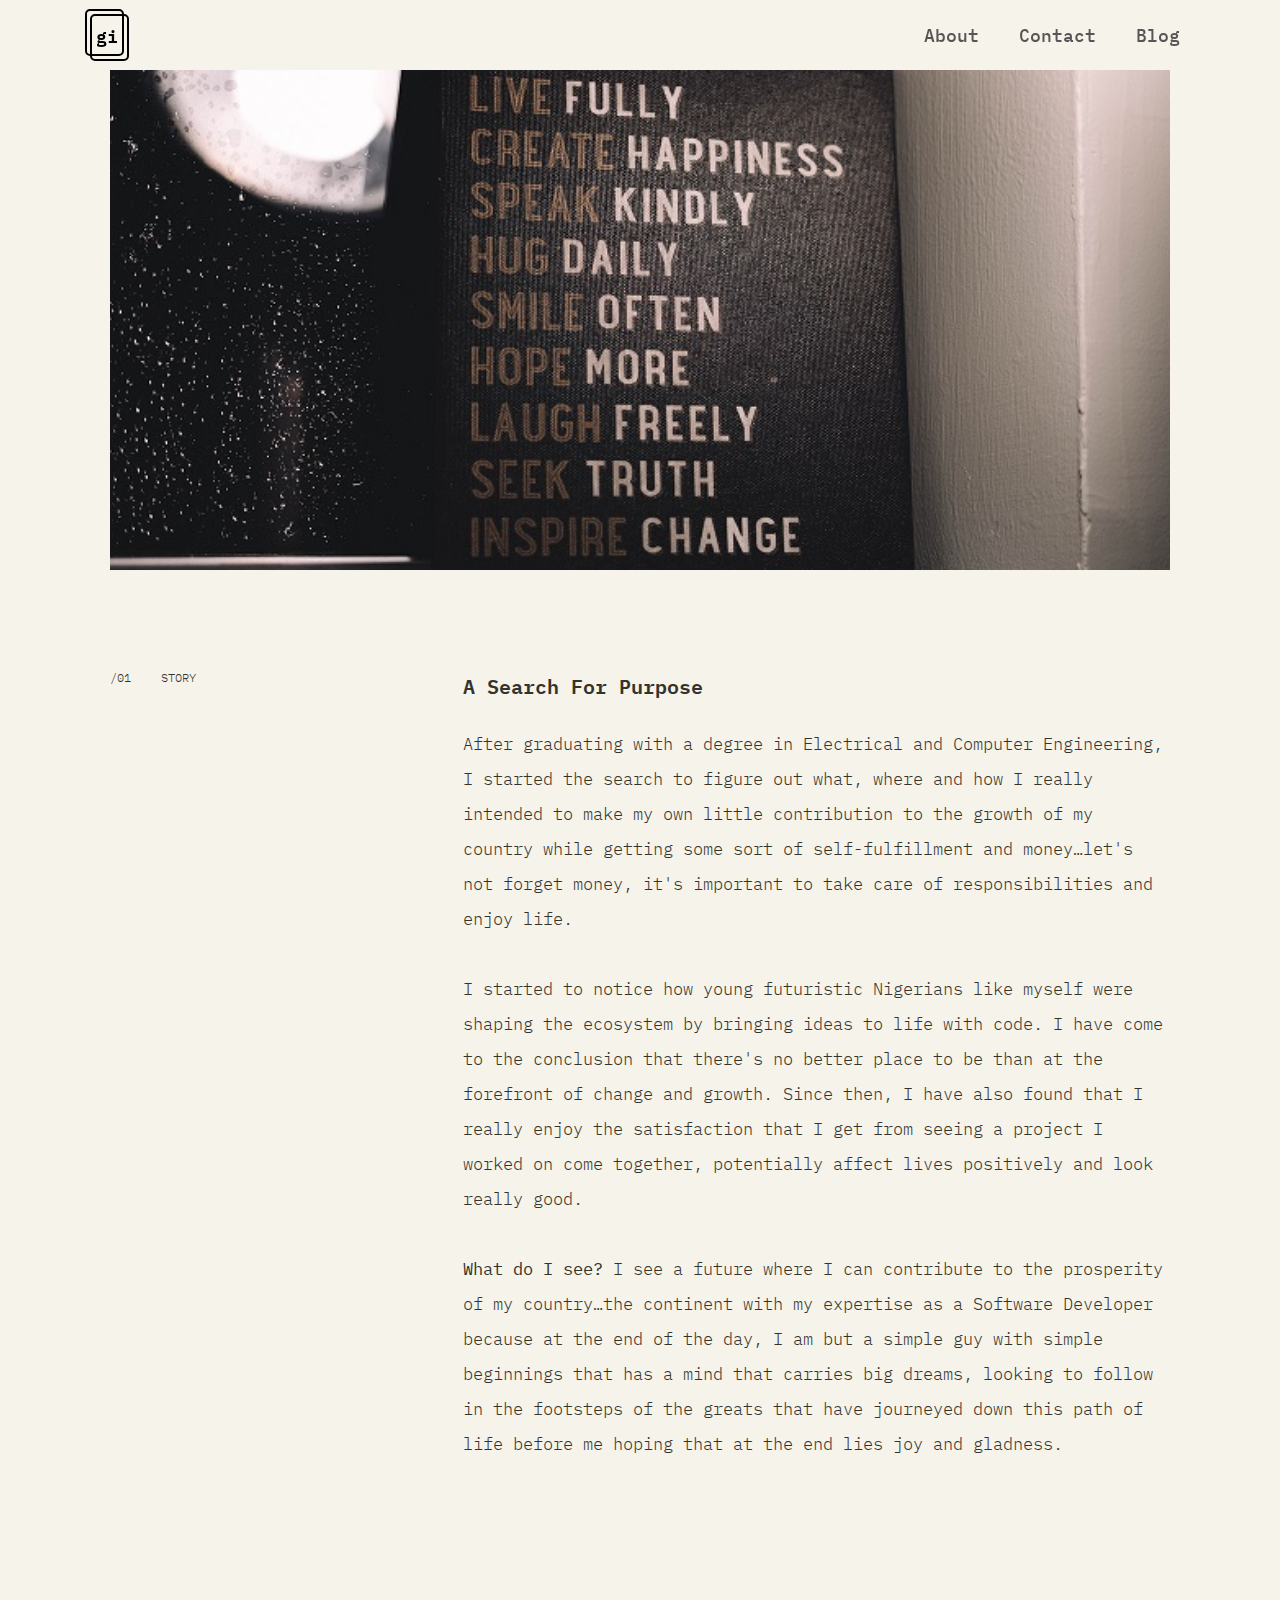
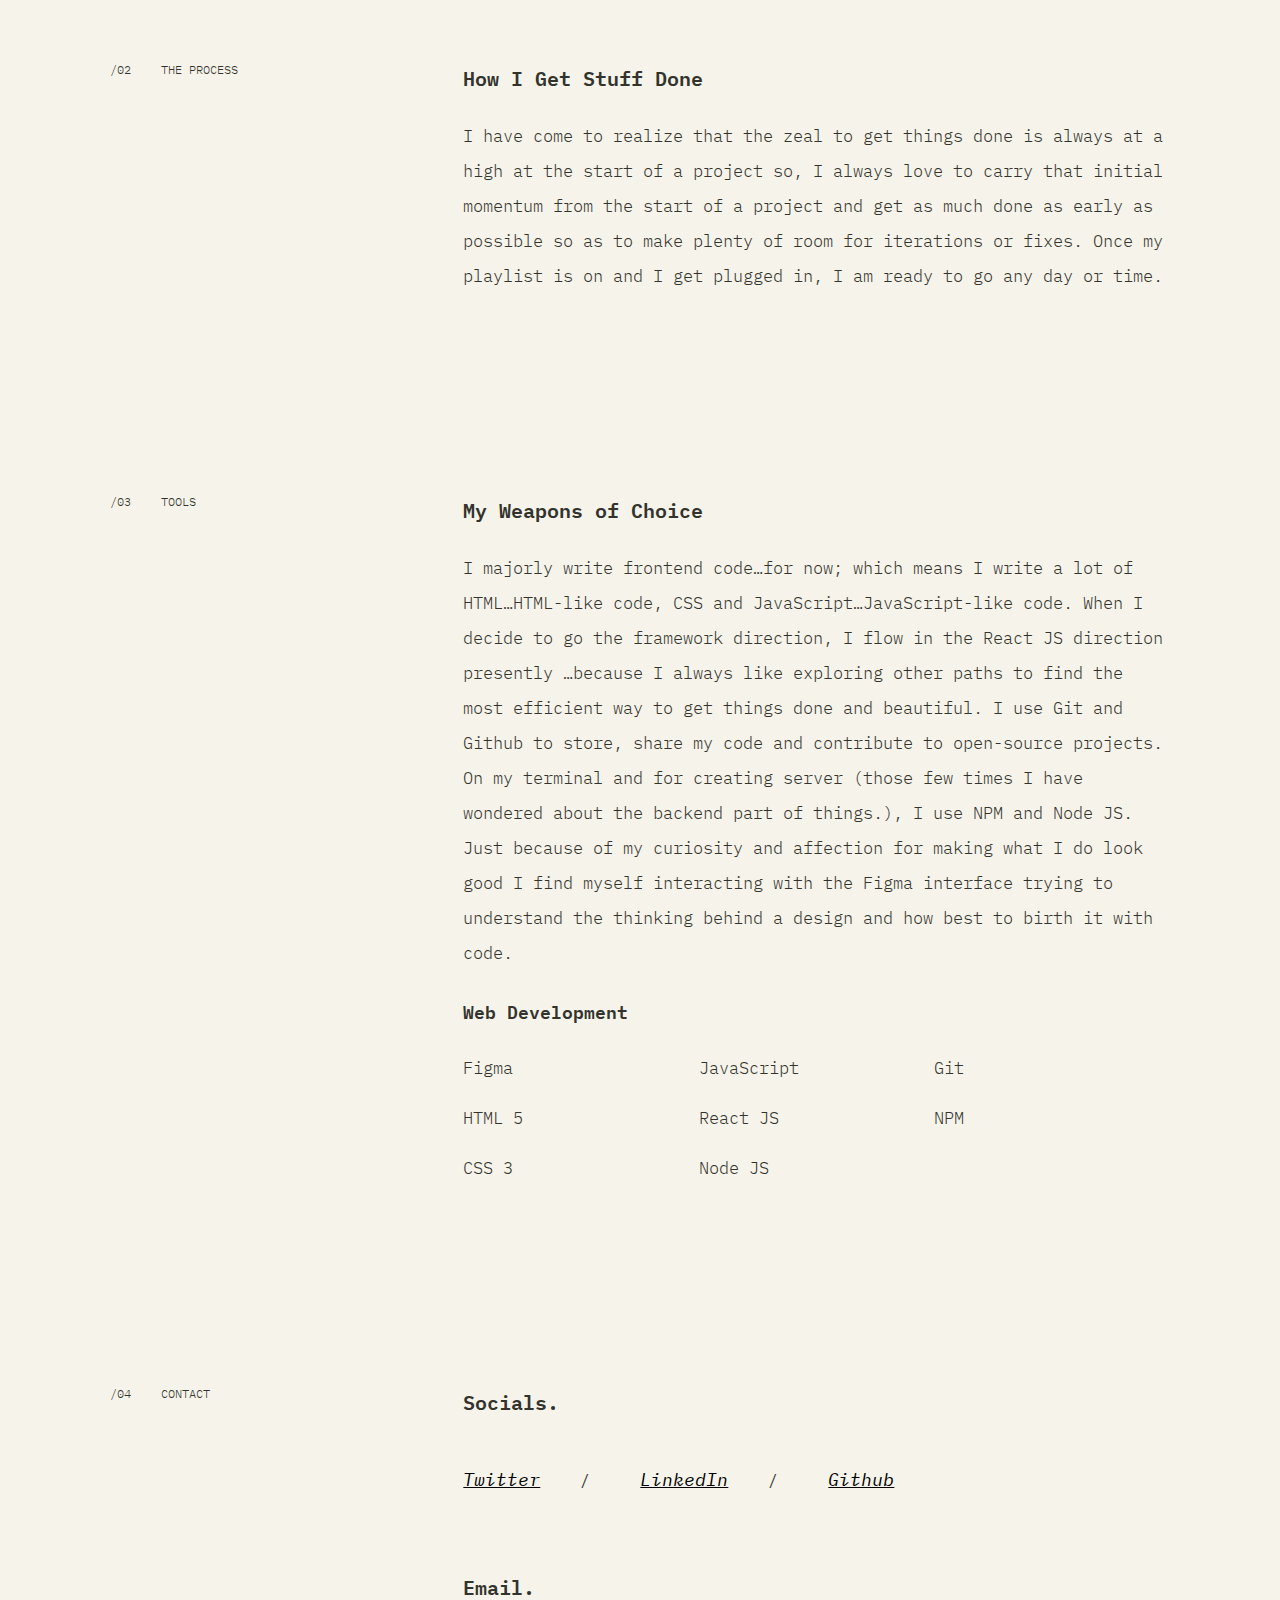
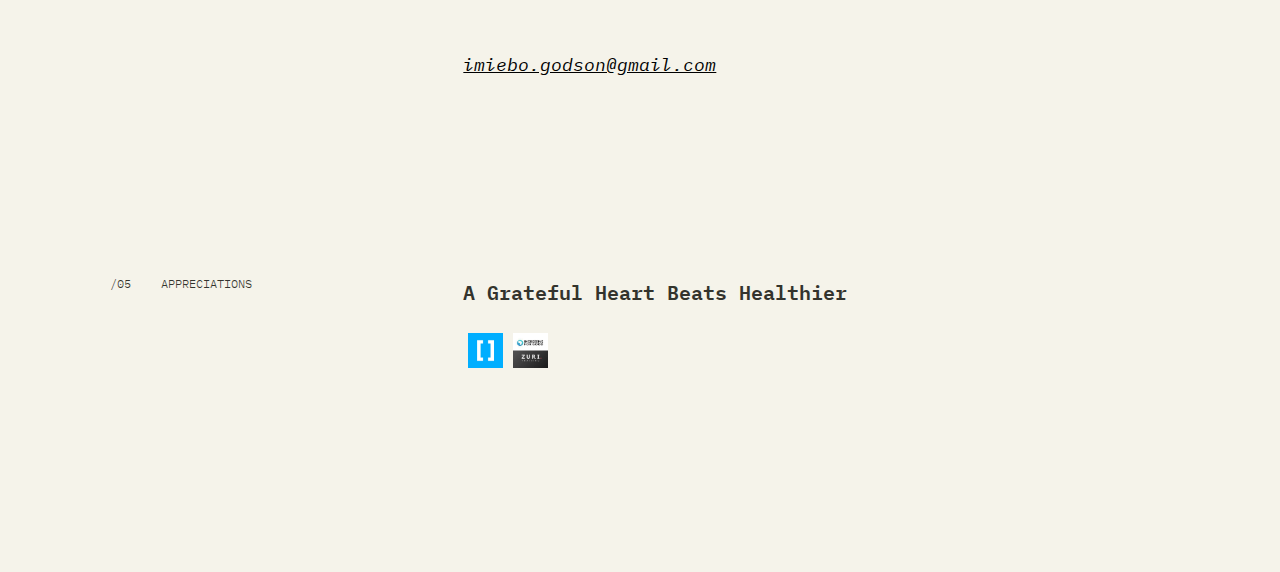
<file: pages/about/about.html>
<!DOCTYPE html>
<html lang="en">
<head>
    <meta charset="UTF-8">
    <meta http-equiv="X-UA-Compatible" content="IE=edge">
    <meta name="viewport" content="width=device-width, initial-scale=1.0">
    <title>Godson Imiebo</title>
    <link href="https://fonts.googleapis.com/css2?family=IBM+Plex+Mono:ital,wght@0,100;0,200;0,300;0,400;0,500;0,600;0,700;1,100;1,200;1,300;1,400;1,500;1,600;1,700&display=swap" rel="stylesheet">
    <link rel="stylesheet" href="https://cdnjs.cloudflare.com/ajax/libs/font-awesome/5.15.4/css/all.min.css" integrity="sha512-1ycn6IcaQQ40/MKBW2W4Rhis/DbILU74C1vSrLJxCq57o941Ym01SwNsOMqvEBFlcgUa6xLiPY/NS5R+E6ztJQ==" crossorigin="anonymous" referrerpolicy="no-referrer" />
    <link rel="stylesheet" href="../hero/hero.css">
    <link rel="stylesheet" href="about.css">
</head>
<body>

    <!-- HEADER -->
    <header class="header">
        <div class="header-wrapper">
            <a href='../hero/hero.html' class='logo-link'>
                <div class='logo-wrapper'>
                    <div class='logo'>gi</div>
                </div>
            </a>
            <i class="fas fa-bars"></i>
            <div class="navlinks-wrapper">
                <i class="fas fa-times"></i>
                <ul class='nav-links'>
                    <li class='nav-link'><a href="../about/about.html" class="link">About</a></li>
                    <li class='nav-link'><a href='mailto:imiebo.godson@gmail.com' target="_blank" class="link">Contact</a></li>
                    <li class='nav-link'><a href="https://dev.to/imiebogodson" class="link">Blog</a></li>
                </ul>
            </div>
        </div>
    </header>

    <!-- ABOUT -->
    <section id="about">
        <div class="about-wrapper container">
            <div class="about-picture-wrapper">
                <img src="../../assets/about image.jpg" alt="Masked man" srcset="">
            </div>
            <div class="about-sections my-story">
                <div class="section-left">
                    <div class="section-title-wrapper">
                        <p class="section-number">/01</p>
                        <p class="section-title">STORY</p>
                    </div>
                </div>
                <div class="section-right">
                    <div class="section-topic-wrapper">
                        <p class="section-topic">A Search For Purpose</p>
                    </div>
                    <div class="section-body-wrapper">
                        <p class="section-body">
                            After graduating with a degree in Electrical and Computer Engineering, I started the search to figure out what, where and how I really intended to make my own little contribution to the growth of my country while getting some sort of self-fulfillment and money…let's not forget money, it's important to take care of responsibilities and enjoy life.<br><br>

                            I started to notice how young futuristic Nigerians like myself were shaping the ecosystem by bringing ideas to life with code. I have come to the conclusion that there's no better place to be than at the forefront of change and growth. Since then, I have also found that I really enjoy the satisfaction that I get from seeing a project I worked on come together, potentially affect lives positively and look really good. <br><br>

                             <strong>What do I see?</strong> I see a future where I can contribute to the prosperity of my country…the continent with my expertise as a Software Developer because at the end of the day, I am but a simple guy with simple beginnings that has a mind that carries big dreams, looking to follow in the footsteps of the greats that have journeyed down this path of life before me hoping that at the end lies joy and gladness.

                        </p>
                    </div>
                </div>
            </div>
            <div class="about-sections work-process">
                <div class="section-left">
                    <div class="section-title-wrapper">
                        <p class="section-number">/02</p>
                        <p class="section-title">THE PROCESS</p>
                    </div>
                </div>
                <div class="section-right">
                    <div class="section-topic-wrapper">
                        <p class="section-topic">How I Get Stuff Done</p>
                    </div>
                    <div class="section-body-wrapper">
                        <p class="section-body">
                            I have come to realize that the zeal to get things done is always at a high at the start of a project so, I always love to carry that initial momentum from the start of a project and get as much done as early as possible so as to make plenty of room for iterations or fixes. Once my playlist is on and I get plugged in, I am ready to go any day or time.
                        </p>
                    </div>
                </div>
            </div>
            <div class="about-sections my-tools">
                <div class="section-left">
                    <div class="section-title-wrapper">
                        <p class="section-number">/03</p>
                        <p class="section-title">TOOLS</p>
                    </div>
                </div>
                <div class="section-right">
                    <div class="section-topic-wrapper">
                        <p class="section-topic">My Weapons of Choice</p>
                    </div>
                    <div class="section-body-wrapper">
                        <p class="section-body">
                            I majorly write frontend code…for now; which means I write a lot of HTML…HTML-like code, CSS and JavaScript…JavaScript-like code. When I decide to go the framework direction, I flow in the React JS direction presently …because I always like exploring other paths to find the most efficient way to get things done and beautiful. I use Git and Github to store, share my code and contribute to open-source projects. On my terminal and for creating server (those few times I have wondered about the backend part of things.), I use NPM and Node JS. Just because of my curiosity and affection for making what I do look good I find myself interacting with the Figma interface trying to understand the thinking behind a design and how best to birth it with code.
                        </p>
                    </div>
                    <div class="section-topic-wrapper tools-list-topic">
                        <p class="section-topic">Web Development</p>
                    </div>
                    <div class="section-body-wrapper">
                        <div class="skills-grid">
                            <p class="skill-item">Figma</p>
                            <p class="skill-item">JavaScript</p>
                            <p class="skill-item">Git</p>
                            <p class="skill-item">HTML 5</p>
                            <p class="skill-item">React JS</p>
                            <p class="skill-item">NPM</p>
                            <p class="skill-item">CSS 3</p>
                            <p class="skill-item">Node JS</p>
                        </div>
                    </div>
                </div>
            </div>
            <div class="about-sections contacts">
                <div class="section-left">
                    <div class="section-title-wrapper">
                        <p class="section-number">/04</p>
                        <p class="section-title">CONTACT</p>
                    </div>
                </div>
                <div class="section-right">
                    <div class="section-topic-wrapper">
                        <p class="section-topic">Socials.</p>
                    </div>
                    <div class="section-body-wrapper">
                        <div class='hero-social-links-wrapper'>
                            <a href='#' target="_blank" class='social-link twitter'>Twitter</a>/
                            <a href='https://www.linkedin.com/in/godson-imiebo-3b9878190/' target="_blank" class='social-link linkedin'>LinkedIn</a>/
                            <a href='https://github.com/ImieboGodson' target="_blank" class='social-link github'>Github</a>
                        </div>
                    </div>
                    <div class="section-topic-wrapper email-wrapper">
                        <p class="section-topic">Email.</p>
                    </div>
                    <div class="section-body-wrapper">
                        <div class='hero-social-links-wrapper'>
                            <a href='mailto:imiebo.godson@gmail.com' target="_blank" class='social-link twitter'>imiebo.godson@gmail.com</a>
                        </div>
                    </div>
                </div>
            </div>
            <div class="about-sections contacts">
                <div class="section-left">
                    <div class="section-title-wrapper">
                        <p class="section-number">/05</p>
                        <p class="section-title">APPRECIATIONS</p>
                    </div>
                </div>
                <div class="section-right">
                    <div class="section-topic-wrapper">
                        <p class="section-topic">A Grateful Heart Beats Healthier</p>
                    </div>
                    <div class="section-body-wrapper">
                        <div class="company-links">
                            <a href="https://hng.tech/" class="link-icon"><img src="../../assets/hng logo.png" alt="HNG Logo" srcset=""></a>
                            <a href="https://internship.zuri.team/" class="link-icon"><img src="../../assets/i4g-zuri logo.jpg" alt="Zuri x I4G Logo" srcset=""></a>
                        </div>
                    </div>
                </div>
            </div>
        </div>
    </section>
    
    <script src="../../main.js"></script>
</body>
</html>
</file>
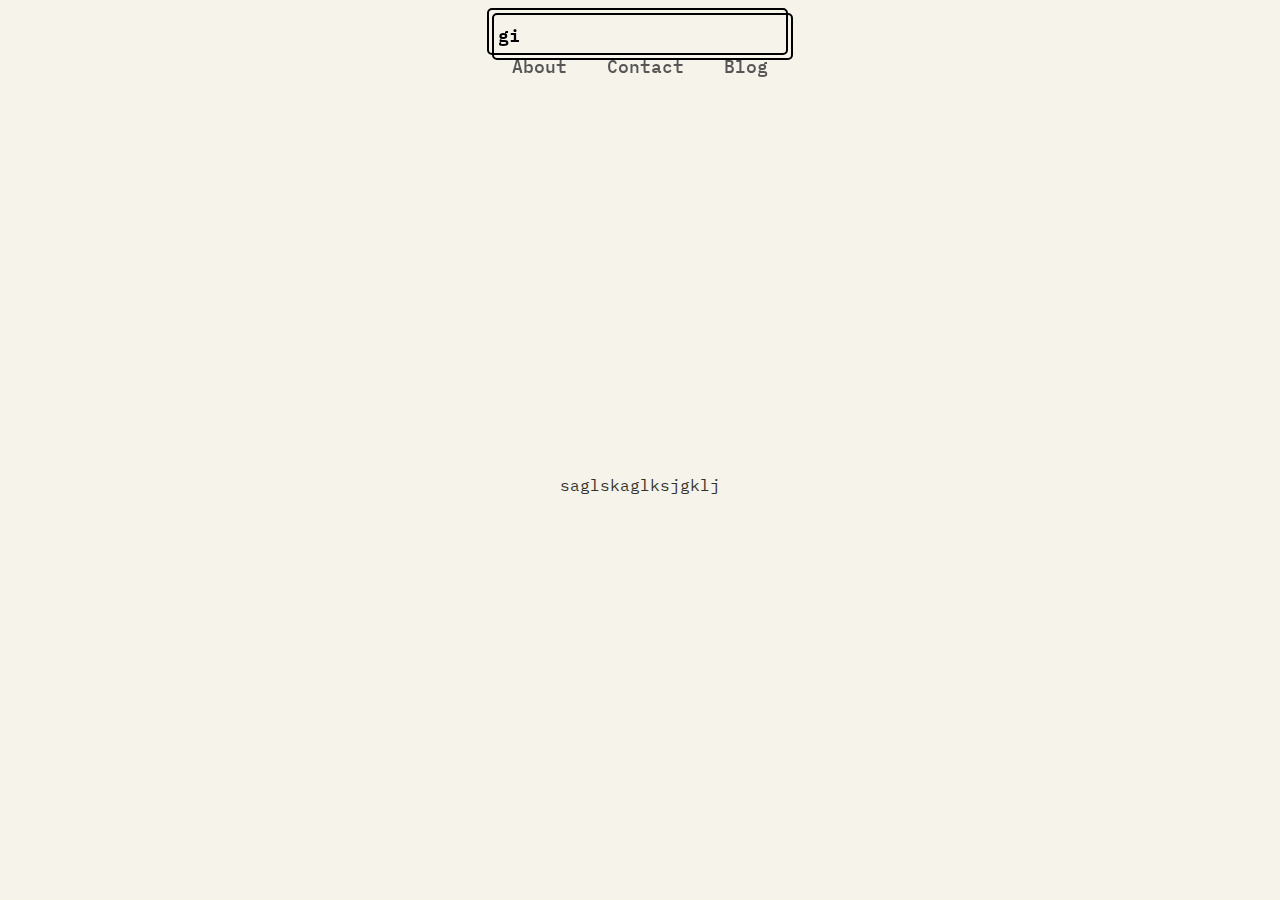
<file: pages/contact/contact.html>
<!DOCTYPE html>
<html lang="en">
<head>
    <meta charset="UTF-8">
    <meta http-equiv="X-UA-Compatible" content="IE=edge">
    <meta name="viewport" content="width=device-width, initial-scale=1.0">
    <title>Godson Imiebo</title>
    <link href="https://fonts.googleapis.com/css2?family=IBM+Plex+Mono:ital,wght@0,100;0,200;0,300;0,400;0,500;0,600;0,700;1,100;1,200;1,300;1,400;1,500;1,600;1,700&display=swap" rel="stylesheet">
    <link rel="stylesheet" href="../hero/hero.css">
    <link rel="stylesheet" href="contact.css">
</head>
<body>

    <!-- HEADER -->
    <header class="header">
        <div class="wrapper">
            <a href='../hero/hero.html' class='logo-link'>
                <div class='logo-wrapper'>
                    <div class='logo'>gi</div>
                </div>
            </a>
            <ul class='nav-links'>
                <li class='nav-link'><a href="../about/about.html" class="link">About</a></li>
                <li class='nav-link'><a href="../contact/contact.html" class="link">Contact</a></li>
                <li class='nav-link'><a href="https://dev.to/imiebogodson" class="link">Blog</a></li>
            </ul>
        </div>
    </header>

    <!-- CONTACT -->
    <section id="contact">
        saglskaglksjgklj
    </section>
    
</body>
</html>
</file>
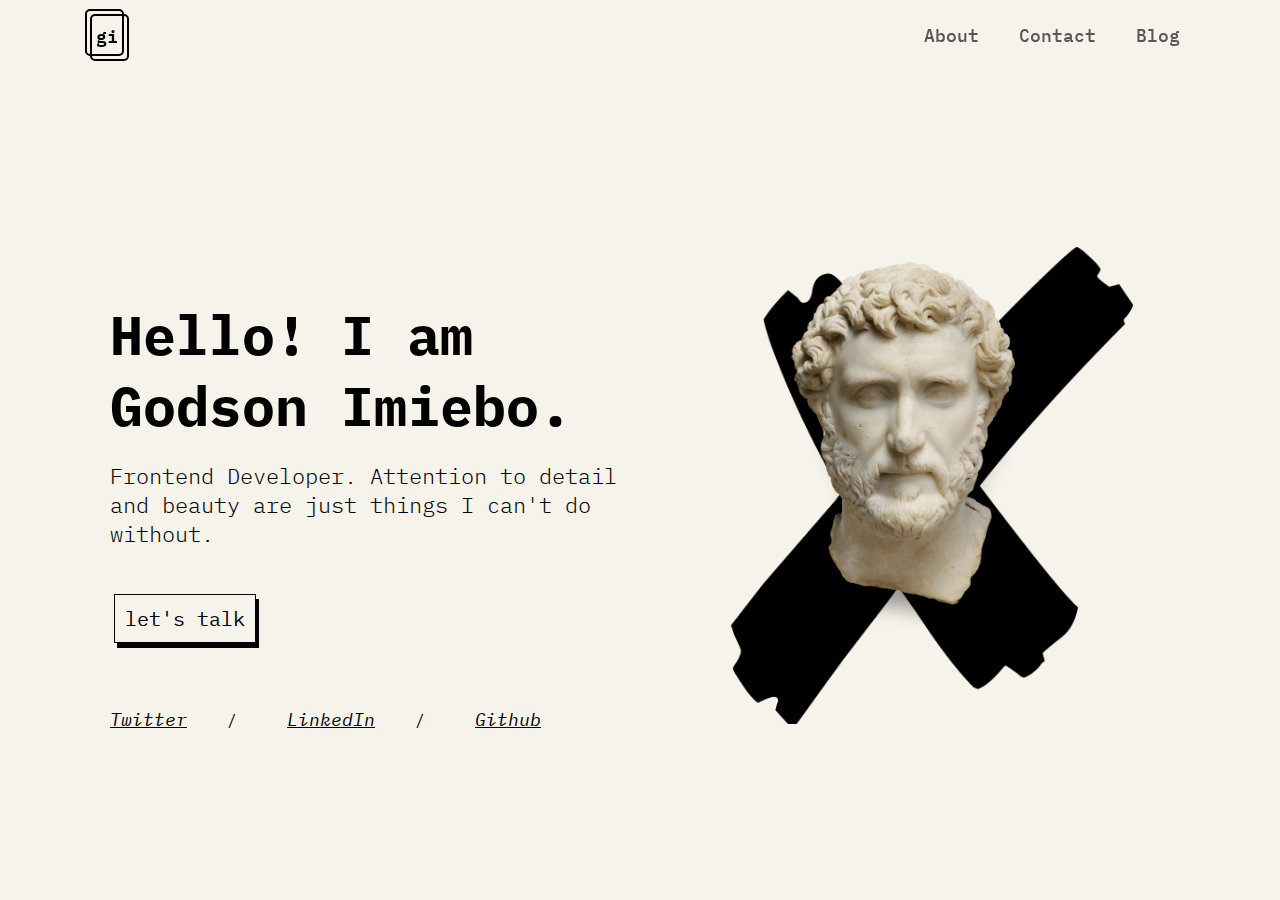
<file: pages/hero/hero.html>
<!DOCTYPE html>
<html lang="en">
<head>
    <meta charset="UTF-8">
    <meta http-equiv="X-UA-Compatible" content="IE=edge">
    <meta name="viewport" content="width=device-width, initial-scale=1.0">
    <title>Godson Imiebo</title>
    <link href="https://fonts.googleapis.com/css2?family=IBM+Plex+Mono:ital,wght@0,100;0,200;0,300;0,400;0,500;0,600;0,700;1,100;1,200;1,300;1,400;1,500;1,600;1,700&display=swap" rel="stylesheet">
    <link rel="stylesheet" href="https://cdnjs.cloudflare.com/ajax/libs/font-awesome/5.15.4/css/all.min.css" integrity="sha512-1ycn6IcaQQ40/MKBW2W4Rhis/DbILU74C1vSrLJxCq57o941Ym01SwNsOMqvEBFlcgUa6xLiPY/NS5R+E6ztJQ==" crossorigin="anonymous" referrerpolicy="no-referrer" />
    <link rel="stylesheet" href="./hero.css">
</head>
<body>
    
    <!-- HEADER -->
    <header class="header">
        <div class="header-wrapper">
            <a href='#' class='logo-link'>
                <div class='logo-wrapper'>
                    <div class='logo'>gi</div>
                </div>
            </a>
            <i class="fas fa-bars"></i>
            <div class="navlinks-wrapper">
              <i class="fas fa-times"></i>
              <ul class='nav-links'>
                  <li class='nav-link'><a href="../about/about.html" class="link">About</a></li>
                  <li class='nav-link'><a href='mailto:imiebo.godson@gmail.com' target="_blank" class="link">Contact</a></li>
                  <li class='nav-link'><a href="https://dev.to/imiebogodson" class="link">Blog</a></li>
              </ul>
            </div>
        </div>
    </header>

    <!-- Hero -->
    <section id="hero">
        <div class='hero-wrapper container'>
            <div class='hero-left'>
              <div class='introTexts'>
                <h1>Hello! I am Godson Imiebo.</h1>
                <p>Frontend Developer. Attention to detail and beauty are just things I can't do without.</p>
              </div>
              <div class='btnWrapper'>
                <a href='mailto:imiebo.godson@gmail.com' class='btn'>let's talk</a>
              </div>
              <div class='hero-social-links-wrapper'>
                <a href='#' target='_blank' class='social-link twitter'>Twitter</a>/
                <a href='https://www.linkedin.com/in/godson-imiebo-3b9878190/' target='_blank' class='social-link linkedin'>LinkedIn</a>/
                <a href='https://github.com/ImieboGodson' target='_blank' class='social-link github'>Github</a>
              </div>
            </div>
            <div class='hero-right'>
            <img src='../../assets/cross.png' alt='cross' class='hero-right-bg'/>
              <div class='image-wrapper'>
                <img src='../../assets/greekhead.png' alt='greek head' class='statue-image'/>
              </div>
            </div>
          </div>
    </section>

    <script src="../../main.js"></script>

</body>
</html>
</file>
<file: pages/hero/hero.css>
:root {
    --bg-color: hsl(49 37% 94%);
    --typewriterSpeed: 6s;
    --typewriterCharacters: 28;
}


* {
    margin: 0;
    padding: 0;
    box-sizing: border-box;
}

body {
    font-family: 'IBM Plex Mono', monospace;
    overflow-x: hidden;
    background: var(--bg-color);
}


.header {
    position: fixed;
    top: 0;
    padding: 0 60px;
    width: 100vw;
    height: 70px;
    display: flex;
    align-items: center;
    justify-content: center;
    background-color: transparent;
    z-index: 100;
}

.header-wrapper {
    width: 100%;
    padding: 0 20px;
    display: flex;
    justify-content: space-between;
    align-items: center;
}

.container {
    margin: 0 auto;
    padding: 0 20px;
    max-width: 1100px;
}

.logo-link {
    margin-left: 10px;
    text-decoration: none;
    color: #000;
}

.logo-wrapper {
    position: relative;
    padding: 6px;
    border-radius: 3px 0;
    background-color: transparent;
    font-size: 18px;
    font-weight: 600;
}

.logo {
    overflow: hidden;
}

.logo-wrapper:before {
    top: 0;
    left: 0;
}

.logo-wrapper:after {
    bottom: 0;
    right: 0;
}

.logo-wrapper:before, .logo-wrapper:after {
    z-index: 2;
    content: "";
    border: 2px solid #000;
    border-radius: 5px;
    position: absolute;
    width: calc(100% + 1px);
    height: calc(100% + 1px);
}

.logo-wrapper:hover {
    background-color: #000;
    color: #fff;
}

.fas {
    display: none;
    font-size: 34px;
}

.nav-links {
    width: 25%;
    display: flex;
    justify-content: space-between;
    align-items: center;
}

.nav-links li {
    position: relative;
    margin: 0 20px;
    list-style: none;
    cursor: pointer;
    font-size: 18px;
    font-weight: 500;
    color: rgb(87, 85, 85);
}

.nav-links li a {
    text-decoration: none;
    color: rgb(87, 85, 85);
}

.nav-link::after,
.social-link::after {
      content: "";
      display: block;
      position: absolute;
      top: 50%;
      right: 0;
      width: 100%;
      height: 2px;
      background: #000;
      transform: scaleX(0);
      transform-origin: right center 0;
      transition: transform .7s cubic-bezier(.23,1,.32,1) 0s;
}

.nav-link:hover::after,
.social-link:hover::after {
    transform: scaleX(1);
    transform-origin: left center 0;
}

.nav-links li:hover {
    color: #000;
}



/* HERO */
#hero {
    margin-top: 70px;
    position: relative;
    width: 100%;
    min-height: calc(100vh - 70px);
    display: flex;
    justify-content: center;
    align-items: center;
    color: #000;
}

.hero-wrapper {
    display: flex;
    align-items: center;
}

.hero-left {
    padding-top: 60px;
    flex: 6;
}

.introTexts {
    margin-bottom: 30px;
}

h1 {
    font-size: 55px;
    font-weight: 700;
    margin-bottom: 20px;
}

p {
    font-size: 22px;
    font-weight: 300;
}

.btnWrapper {
    height: 80px;
    padding: 5px 0;
    display: flex;
    align-items: center;
}

.btnWrapper a {
    margin-left: 4px;
    padding: 10px;
    text-decoration: none;
    font-size: 20px;
    font-weight: 300px;
    color: #000;
    border: 1px solid #000;
    box-shadow: 3px 5px #000;
}

.btnWrapper a:hover {
    color: white;
    background-color: #000;
    border: none;
}

.hero-social-links-wrapper {
    margin-top: 50px;
}

.social-link {
    position: relative;
    margin-right:40px;
    text-decoration: underline;
    font-size: 18px;
    font-style: italic;
    font-weight: 300px;
    color: #000;
}

.linkedin, .github {
    margin-left: 40px;
}

.social-link:hover {
    text-decoration: none;
}

.hero-right {
    flex: 6;
    position: relative;
    display: flex;
    justify-content: center;
    align-items: flex-start;
}

.hero-right-bg {
    width: 90%;
}

.image-wrapper {
    position: absolute;
    width: 50%;
    height: 75%;
    animation: float 3s ease infinite;
}

.statue-image {
    width: 100%;
}

@keyframes float {
    0% {
        transform: translateY(-10px);
    }

    50% {
        transform: translateY(20px);
    }

    100% {
        transform: translateY(-10px);
    }
}


/* Mediaquieries */


@media (max-width: 900px) {

    .container {
        margin: 0 auto;
        padding: 0 40px;
        max-width: 1100px;
    }

    .header {
        padding: 20px 0;
    }

    .header-wrapper {
        padding: 0 18px;
    }

    #hero {
        margin-bottom: 0;
    }

    h1 {
        font-size: 46px;
        font-weight: 700;
        margin-bottom: 20px;
    }
    
    p {
        font-size: 15px;
        font-weight: 300;
        line-height: 20px;
    }

    .social-link {
        margin-right: 20px;
        font-size: 15px;
    }
    
    .linkedin, .github {
        margin-left: 20px;
    }

}

@media (max-width: 600px) {


    .navlinks-wrapper {
        position: absolute;
        top: 0;
        left: 0;
        width: 100vw;
        height: 100vh;
        display: flex;
        justify-content: center;
        align-items: center;
        z-index: 101;
        background-color: black;
    }

    .nav-links {
        display: flex;
        flex-direction: column;
    }

    .nav-links li {
        margin-top: 70px;
        list-style: none;
        cursor: pointer;
        font-size: 35px;
        font-weight: 700;
        color: var(--bg-color);
    }

    .nav-links li a {
        text-decoration: none;
        color: var(--bg-color);
    }

    .nav-link::after,
    .social-link::after {
        background: var(--bg-color);
    }

    .nav-links li:hover {
        color: var(--bg-color);
    }

    .fas {
        display: flex;
    }

    .fa-times {
        position: absolute;
        top: 20px;
        right: 25px;
        color: var(--bg-color);
    }

    .navlinks-wrapper {
        display: none;
    }

    .navlinks-wrapper.active {
        display: flex;
    }

    #hero {
        margin-top: 70px;
        margin-bottom: 20px;
    }

    .hero-wrapper {
        flex-direction: column;
    }

    .hero-left {
        order: 2;
    }

    h1 {
        font-size: 38px;
        font-weight: 700;
        margin-bottom: 20px;
    }
    
    p {
        font-size: 15px;
        font-weight: 300;
        line-height: 20px;
    }

    .social-link {
        margin-right: 20px;
        font-size: 15px;
    }
    
    .linkedin, .github {
        margin-left: 20px;
    }

    .hero-right {
        order: 1;
    }

}


@media (max-width: 400px) {


    h1 {
        font-size: 35px;
        font-weight: 700;
        margin-bottom: 20px;
    }

    p {
        font-size: 15px;
        font-weight: 300;
        line-height: 20px;
    }

    .social-link {
        margin-right: 16px;
        font-size: 15px;
    }
    
    .linkedin, .github {
        margin-left: 16px;
    }
}

@media (max-width: 380px) {


    h1 {
        font-size: 28px;
        font-weight: 700;
        margin-bottom: 20px;
    }

    p {
        font-size: 13px;
        font-weight: 300;
        line-height: 20px;
    }

    .social-link {
        margin-right: 8px;
        font-size: 13px;
    }
    
    .linkedin, .github {
        margin-left: 8px;
    }
}
</file>
<file: pages/about/about.css>
:root {
    --bg-color: hsl(49 37% 94%);
    --typewriterSpeed: 6s;
    --typewriterCharacters: 28;
}

#about {
    margin-top: 70px;
    position: relative;
    width: 100%;
    min-height: calc(100vh - 70px);
    display: flex;
    justify-content: center;
    align-items: center;
    color: #33332d;
}

.about-picture-wrapper {
    width: 100%;
    height: 500px;
}

.about-picture-wrapper img {
    width: 100%;
    height: 100%;
    object-fit: cover;
}

.about-sections {
    display: flex;
}

.section-left {
    flex: 3;
}

.my-story {
    margin-top: 100px;
}

.section-title-wrapper,
.section-topic-wrapper {
    display: flex;
    align-items: center;
}

.section-number {
    margin-right: 30px;
    /* font-size: 16px; */
}

.section-title-wrapper p {
    font-size: 12px;
}

.section-right {
    flex: 6;
}

.section-topic {
    font-size: 20px;
    font-weight: 600;
}

.section-body-wrapper {
    margin-top: 25px;
}

.section-body,
.skill-item {
    font-size: 17px;
    font-weight: 300;
    line-height: 35px;
}

.tools-list-topic {
    margin-top: 25px;
}

.tools-list-topic p {
    font-size: 18px;
}

.skills-grid {
    width: 100%;
    display: grid;
    grid-template-columns: repeat(3, 1fr);
    row-gap: 15px;
}

/* .skill-item {
    font-size: 17px;
} */

.work-process,
.my-tools {
    margin-top: 200px;
}

.contacts {
    margin: 200px 0;
}

.email-wrapper {
    margin-top: 80px;
}

.company-links {
    margin-top: 5px;
    padding-left: 5px;
    display: flex;
    justify-content: flex-start;
}

.link-icon {
    margin-right: 10px;
    width: 35px;
    border-radius: 2px;
}

img {
    width: 100%;
}


@media (max-width: 600px) {

    .about-sections {
        flex-direction: column;
    }

    .section-left {
        margin-bottom: 30px;
    }

    .skills-grid {
        width: 100%;
        display: grid;
        grid-template-columns: repeat(2, 1fr);
        row-gap: 15px;
    }
}
</file>
<file: pages/contact/contact.css>
#contact {
    margin-top: 70px;
    position: relative;
    width: 100%;
    height: calc(100vh - 70px);
    display: flex;
    justify-content: center;
    align-items: center;
    color: #33332d;
}
</file>
